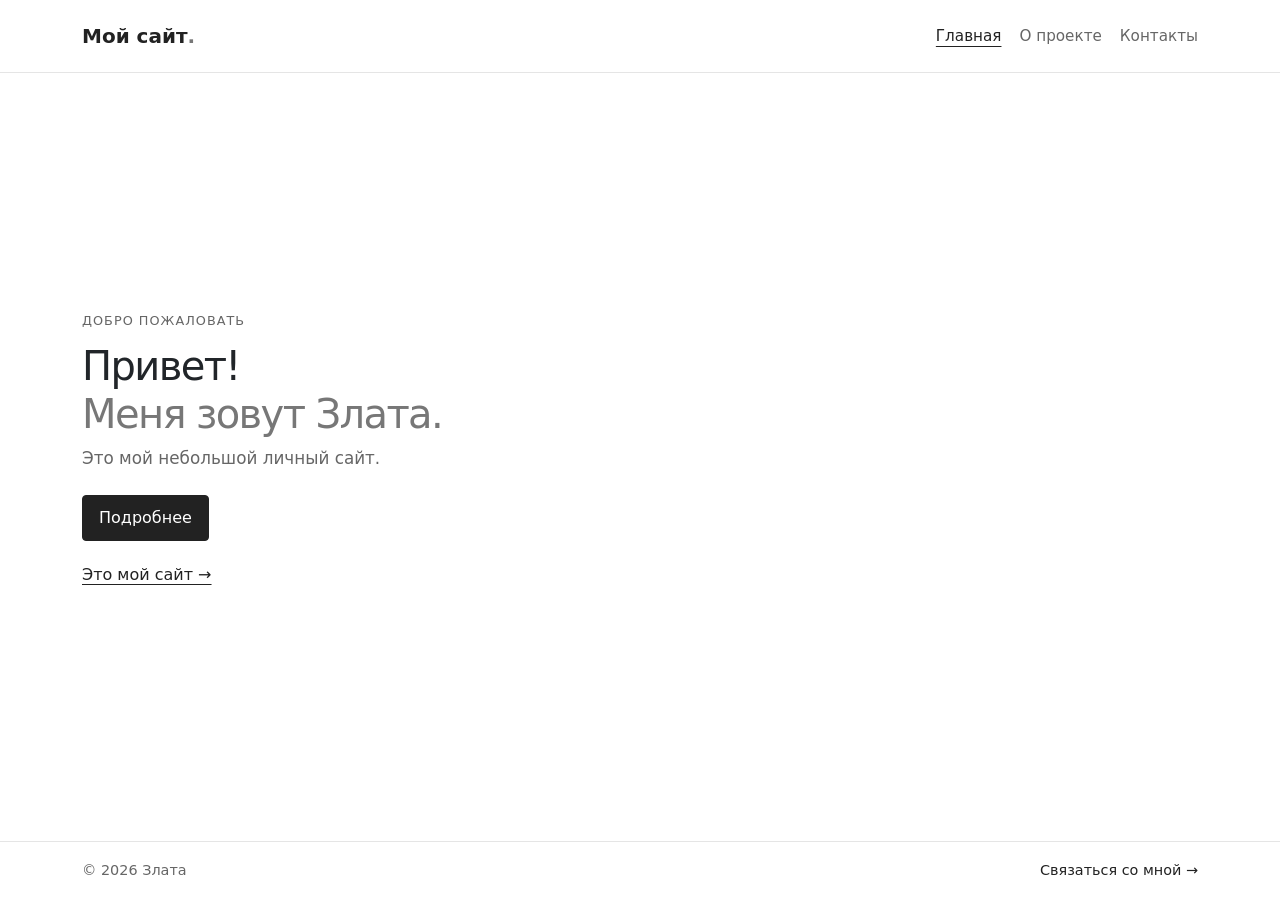
<file: index.html>
<!DOCTYPE html>
<html lang="ru">
<head>
  <meta charset="UTF-8">
  <meta name="viewport" content="width=device-width, initial-scale=1.0">
  <title>Главная — Мой сайт</title>
  <link rel="stylesheet" href="style.css">
  <link href="https://cdn.jsdelivr.net/npm/bootstrap@5.3.3/dist/css/bootstrap.min.css" rel="stylesheet">
  <script src="script.js" defer></script>
</head>
<body>
  <header class="site-header">
    <div class="container header-inner">
      <a class="logo" href="index.html">Мой сайт<span>.</span></a>
      <nav aria-label="Основная навигация">
        <a class="active" href="index.html">Главная</a>
        <a href="about.html">О проекте</a>
        <a href="contacts.html">Контакты</a>
      </nav>
    </div>
  </header>

  <main class="container hero">
    <div class="hero-text">
      <p class="eyebrow">Добро пожаловать</p>
      <h1>Привет!<br><span>Меня зовут Злата.</span></h1>
      <p class="intro">Это мой небольшой личный сайт.</p>

      <button class="button" id="showMore" type="button" aria-expanded="false" aria-controls="moreText">
        Подробнее
      </button>
      <p id="moreText" class="more-text d-none">
        Здесь я рассказываю о себе, своём проекте и оставляю контактную информацию.
      </p>
      <p class="home-link"><a href="about.html">Это мой сайт →</a></p>
    </div>
  </main>

  <footer>
    <div class="container footer-inner">
      <p>© 2026 Злата</p>
      <a href="contacts.html">Связаться со мной →</a>
    </div>
  </footer>
  <script src="https://cdn.jsdelivr.net/npm/bootstrap@5.3.3/dist/js/bootstrap.bundle.min.js"></script>
</body>
</html>
</file>
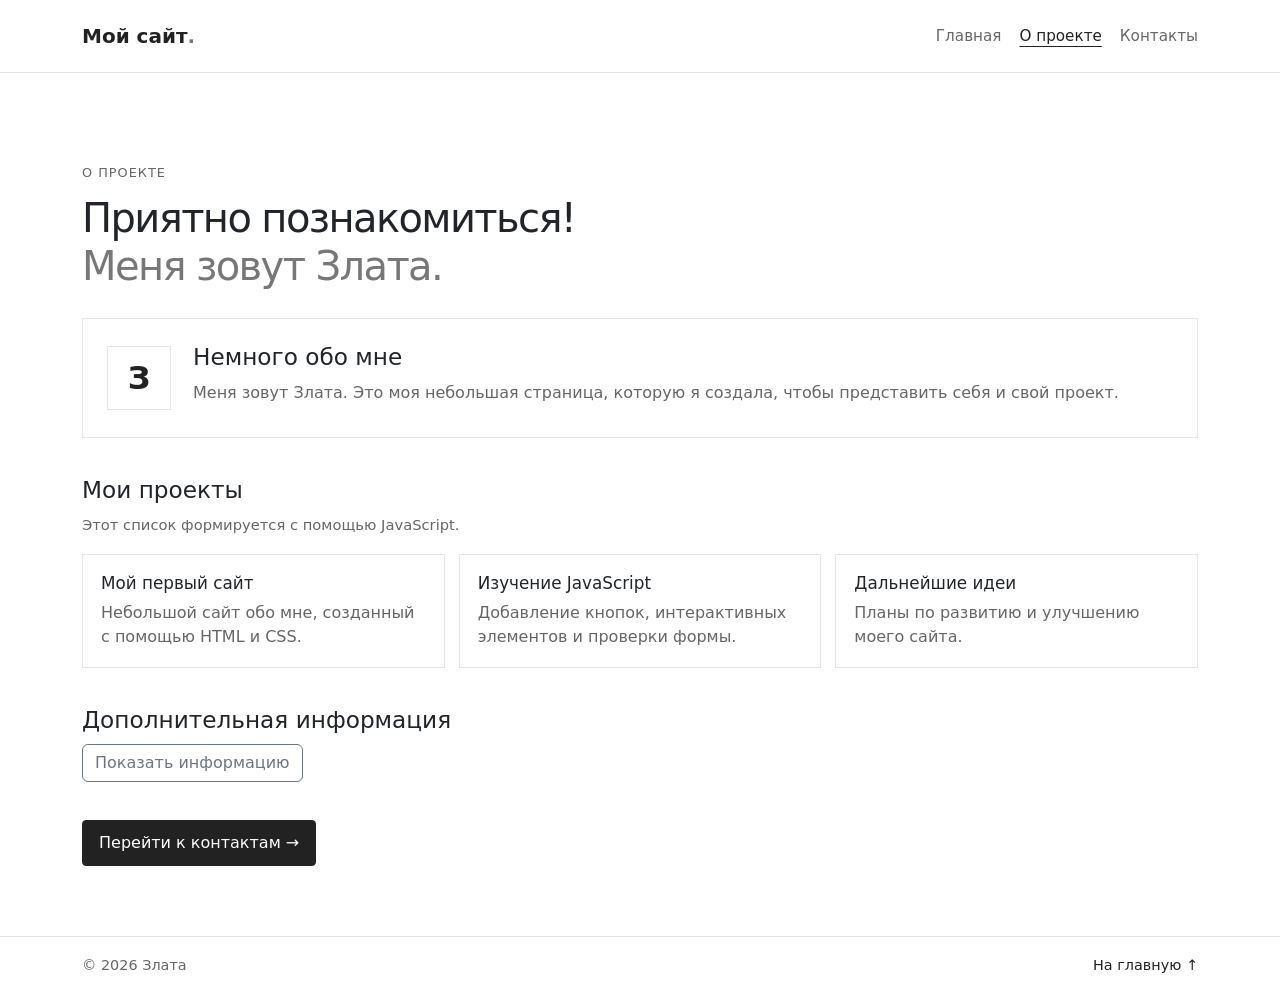
<file: about.html>
<!DOCTYPE html>
<html lang="ru">
<head>
  <meta charset="UTF-8">
  <meta name="viewport" content="width=device-width, initial-scale=1.0">
  <title>О проекте — Мой сайт</title>
  <link rel="stylesheet" href="style.css">
  <link href="https://cdn.jsdelivr.net/npm/bootstrap@5.3.3/dist/css/bootstrap.min.css" rel="stylesheet">
  <script src="script.js" defer></script>
</head>
<body>
  <header class="site-header">
    <div class="container header-inner">
      <a class="logo" href="index.html">Мой сайт<span>.</span></a>
      <nav aria-label="Основная навигация">
        <a href="index.html">Главная</a>
        <a class="active" href="about.html">О проекте</a>
        <a href="contacts.html">Контакты</a>
      </nav>
    </div>
  </header>

  <main class="container page-content">
    <p class="eyebrow">О проекте</p>
    <h1>Приятно познакомиться!<br><span>Меня зовут Злата.</span></h1>
    <div class="content-card">
      <div class="initial">З</div>
      <div>
        <h2>Немного обо мне</h2>
        <p>Меня зовут Злата. Это моя небольшая страница, которую я создала, чтобы представить себя и свой проект.</p>
      </div>
    </div>

    <section class="projects-section" aria-labelledby="projectsTitle">
      <h2 id="projectsTitle">Мои проекты</h2>
      <p class="section-note">Этот список формируется с помощью JavaScript.</p>
      <div id="projects" class="projects-grid"></div>
    </section>

    <section class="extra-section">
      <h2>Дополнительная информация</h2>
      <button class="btn btn-outline-secondary" type="button"
        data-bs-toggle="collapse" data-bs-target="#infoBlock"
        aria-expanded="false" aria-controls="infoBlock">
        Показать информацию
      </button>
      <div class="collapse mt-3" id="infoBlock">
        <div class="card card-body bootstrap-card">
          Этот сайт — мой первый небольшой веб-проект. Он создан с помощью HTML, CSS и JavaScript.
        </div>
      </div>
    </section>

    <a class="button" href="contacts.html">Перейти к контактам →</a>
  </main>

  <footer>
    <div class="container footer-inner">
      <p>© 2026 Злата</p>
      <a href="index.html">На главную ↑</a>
    </div>
  </footer>
  <script src="https://cdn.jsdelivr.net/npm/bootstrap@5.3.3/dist/js/bootstrap.bundle.min.js"></script>
</body>
</html>
</file>
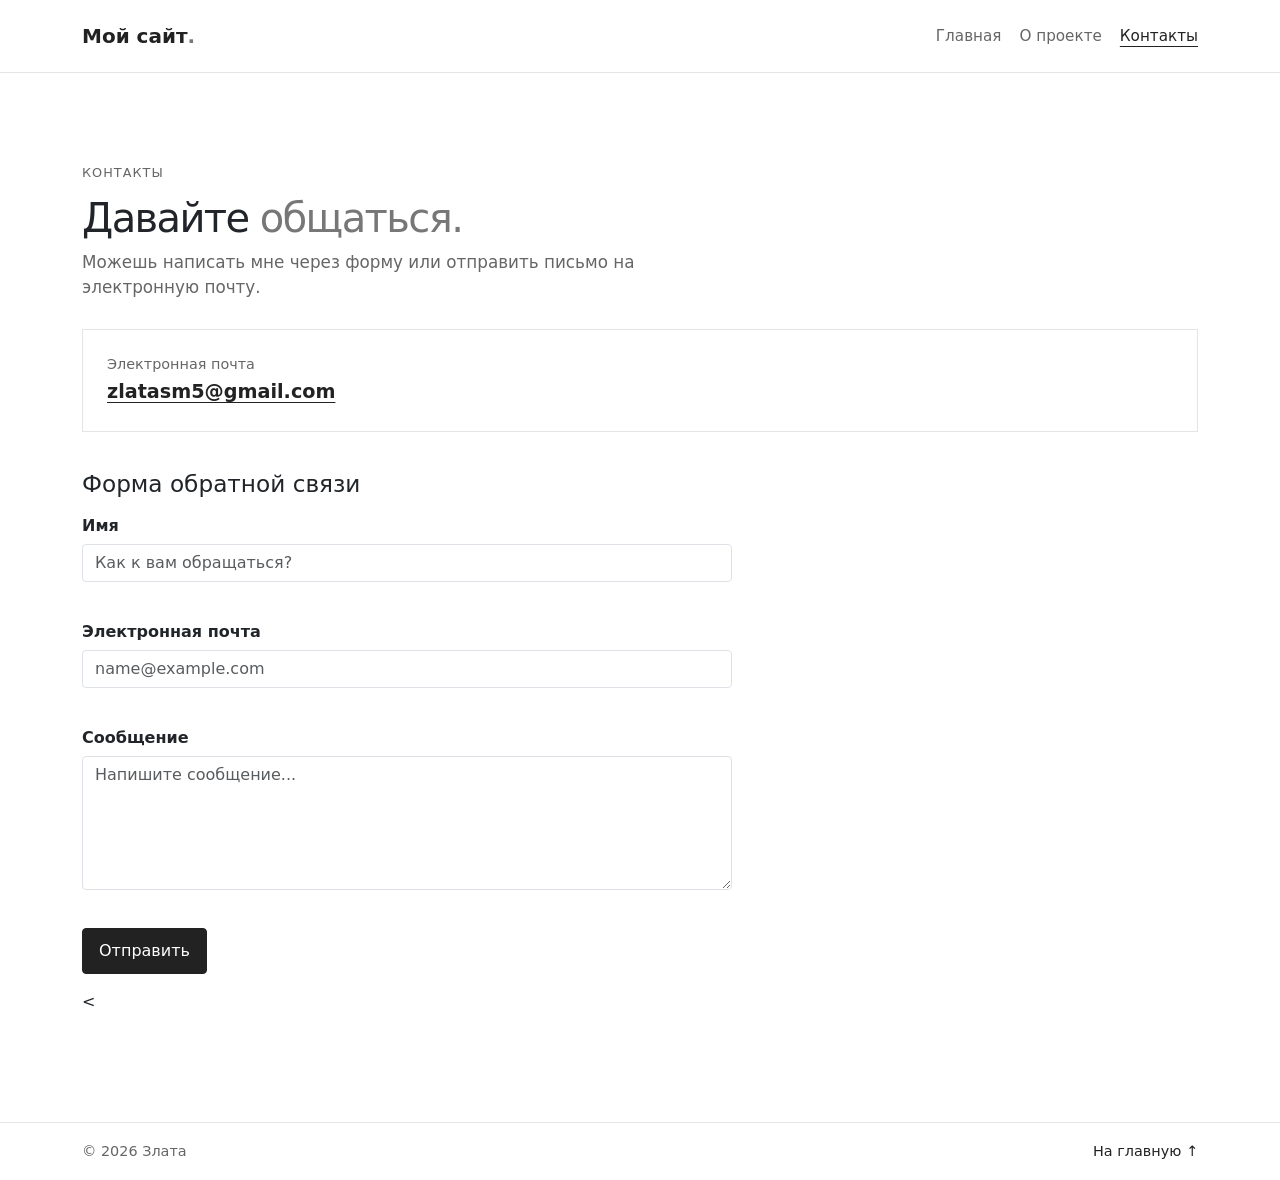
<file: contacts.html>
<!DOCTYPE html>
<html lang="ru">
<head>
  <meta charset="UTF-8">
  <meta name="viewport" content="width=device-width, initial-scale=1.0">
  <title>Контакты — Мой сайт</title>
  <link rel="stylesheet" href="style.css">
  <link href="https://cdn.jsdelivr.net/npm/bootstrap@5.3.3/dist/css/bootstrap.min.css" rel="stylesheet">
  <script src="script.js" defer></script>
</head>
<body>
  <header class="site-header">
    <div class="container header-inner">
      <a class="logo" href="index.html">Мой сайт<span>.</span></a>
      <nav aria-label="Основная навигация">
        <a href="index.html">Главная</a>
        <a href="about.html">О проекте</a>
        <a class="active" href="contacts.html">Контакты</a>
      </nav>
    </div>
  </header>

  <main class="container page-content">
    <p class="eyebrow">Контакты</p>
    <h1>Давайте <span>общаться.</span></h1>
    <p class="intro">Можешь написать мне через форму или отправить письмо на электронную почту.</p>

    <div class="contact-card">
      <div>
        <p class="contact-label">Электронная почта</p>
        <a class="email" href="mailto:zlatasm5@gmail.com">zlatasm5@gmail.com</a>
      </div>
    </div>

    <section class="form-section">
      <h2>Форма обратной связи</h2>
      <form id="contactForm" novalidate>
        <div class="form-field">
          <label for="name">Имя</label>
          <input class="form-control" type="text" id="name" name="name" placeholder="Как к вам обращаться?" required>
          <small class="field-error" id="nameError"></small>
        </div>
        <div class="form-field">
          <label for="email">Электронная почта</label>
          <input class="form-control" type="email" id="email" name="email" placeholder="name@example.com" required>
          <small class="field-error" id="emailError"></small>
        </div>
        <div class="form-field">
          <label for="message">Сообщение</label>
          <textarea class="form-control" id="message" name="message" rows="5" placeholder="Напишите сообщение..." required></textarea>
          <small class="field-error" id="messageError"></small>
        </div>
        <button class="button" type="submit">Отправить</button>
        <p id="formMessage" class="form-message" role="status" aria-live="polite"></p>
      <</form>
    </section>
  </main>

  <footer>
    <div class="container footer-inner">
      <p>© 2026 Злата</p>
      <a href="index.html">На главную ↑</a>
    </div>
  </footer>
  <script src="https://cdn.jsdelivr.net/npm/bootstrap@5.3.3/dist/js/bootstrap.bundle.min.js"></script>
</body>
</html>
</file>
<file: style.css>
:root {
  --bg: #ffffff;
  --text: #222222;
  --muted: #666666;
  --border: #e5e5e5;
  --soft: #f7f7f7;
}
* { box-sizing: border-box; }
html { scroll-behavior: smooth; }
body {
  margin: 0; min-height: 100vh; display: flex; flex-direction: column;
  background: var(--bg); color: var(--text);
  font-family: Arial, Helvetica, sans-serif; line-height: 1.6;
}
.container { width: min(1000px, calc(100% - 40px)); margin: 0 auto; }
.site-header { border-bottom: 1px solid var(--border); background: #fff; }
.header-inner { min-height: 72px; display: flex; align-items: center; justify-content: space-between; gap: 24px; }
.logo { color: var(--text); font-size: 1.25rem; font-weight: 700; text-decoration: none; }
.logo span, h1 span { color: #777; }
nav { display: flex; align-items: center; gap: 18px; }
nav a { color: var(--muted); font-size: .95rem; text-decoration: none; }
nav a:hover, nav a.active { color: var(--text); text-decoration: underline; text-underline-offset: 5px; }
.hero { flex: 1; display: flex; align-items: center; min-height: 470px; padding-top: 70px; padding-bottom: 70px; }
.hero-text { max-width: 700px; }
.eyebrow { margin: 0 0 12px; color: var(--muted); font-size: .8rem; letter-spacing: .08em; text-transform: uppercase; }
h1 { margin: 0 0 22px; font-size: clamp(2.5rem, 6vw, 4.5rem); letter-spacing: -.04em; line-height: 1.1; }
.intro { max-width: 570px; margin: 0 0 24px; color: var(--muted); font-size: 1.05rem; }
.button { display: inline-block; padding: 10px 16px; border: 1px solid var(--text); border-radius: 4px; background: var(--text); color: #fff; font: inherit; text-decoration: none; cursor: pointer; }
.button:hover { background: #fff; color: var(--text); }
.more-text { max-width: 570px; margin: 18px 0 0; padding: 14px; border-left: 3px solid #999; background: var(--soft); color: var(--muted); }
.home-link { margin-top: 22px; }
.home-link a { color: var(--text); text-underline-offset: 4px; }
.page-content { flex: 1; padding-top: clamp(55px, 8vw, 90px); padding-bottom: 70px; }
.page-content h1 { max-width: 850px; }
.content-card, .contact-card { display: flex; align-items: center; gap: 22px; margin: 28px 0; padding: 24px; border: 1px solid var(--border); background: #fff; }
.initial { flex: 0 0 64px; width: 64px; height: 64px; display: grid; place-items: center; border: 1px solid var(--border); color: var(--text); font-size: 2rem; font-weight: 700; }
.content-card h2, .projects-section h2, .extra-section h2, .form-section h2 { margin: 0 0 10px; font-size: 1.45rem; }
.content-card p { margin: 8px 0; color: var(--muted); }
.projects-section, .extra-section, .form-section { margin: 38px 0; }
.section-note, .form-note { color: var(--muted); font-size: .92rem; }
.projects-grid { display: grid; grid-template-columns: repeat(3, 1fr); gap: 14px; margin-top: 18px; }
.project-card { border: 1px solid var(--border); padding: 18px; background: #fff; }
.project-card h3 { margin: 0 0 8px; font-size: 1.05rem; }
.project-card p { margin: 0; color: var(--muted); }
.bootstrap-card { border-color: var(--border); border-radius: 4px; color: var(--muted); }
.contact-card { justify-content: space-between; flex-wrap: wrap; }
.contact-label { margin: 0 0 3px; color: var(--muted); font-size: .9rem; }
.email { color: var(--text); font-size: clamp(1rem, 2vw, 1.2rem); font-weight: 700; text-underline-offset: 4px; }
.form-section { max-width: 650px; }
.form-field { margin: 16px 0; }
.form-field label { display: block; margin-bottom: 6px; font-weight: 600; }
.form-control { border-radius: 4px !important; }
.field-error { display: block; min-height: 18px; margin-top: 4px; color: #b42318; }
.form-message { margin-top: 14px; font-weight: 600; }
.form-message.success { color: #237a45; }
.form-message.error { color: #b42318; }
footer { margin-top: auto; border-top: 1px solid var(--border); background: #fff; }
.footer-inner { display: flex; align-items: center; justify-content: space-between; gap: 20px; padding-top: 18px; padding-bottom: 18px; color: var(--muted); font-size: .9rem; }
.footer-inner p { margin: 0; }
.footer-inner a { color: var(--text); text-decoration: none; }
.footer-inner a:hover { text-decoration: underline; }
@media (max-width: 720px) {
  .container { width: calc(100% - 28px); }
  .header-inner { align-items: flex-start; flex-direction: column; padding: 16px 0; gap: 12px; }
  nav { width: 100%; gap: 14px; flex-wrap: wrap; }
  .hero { min-height: 400px; padding-top: 55px; padding-bottom: 55px; }
  .page-content { padding-top: 50px; padding-bottom: 50px; }
  .content-card, .contact-card { align-items: flex-start; flex-direction: column; }
  .projects-grid { grid-template-columns: 1fr; }
  .footer-inner { align-items: flex-start; flex-direction: column; gap: 8px; }
}
@media (prefers-reduced-motion: reduce) { *, *::before, *::after { scroll-behavior: auto !important; transition: none !important; } }
</file>
